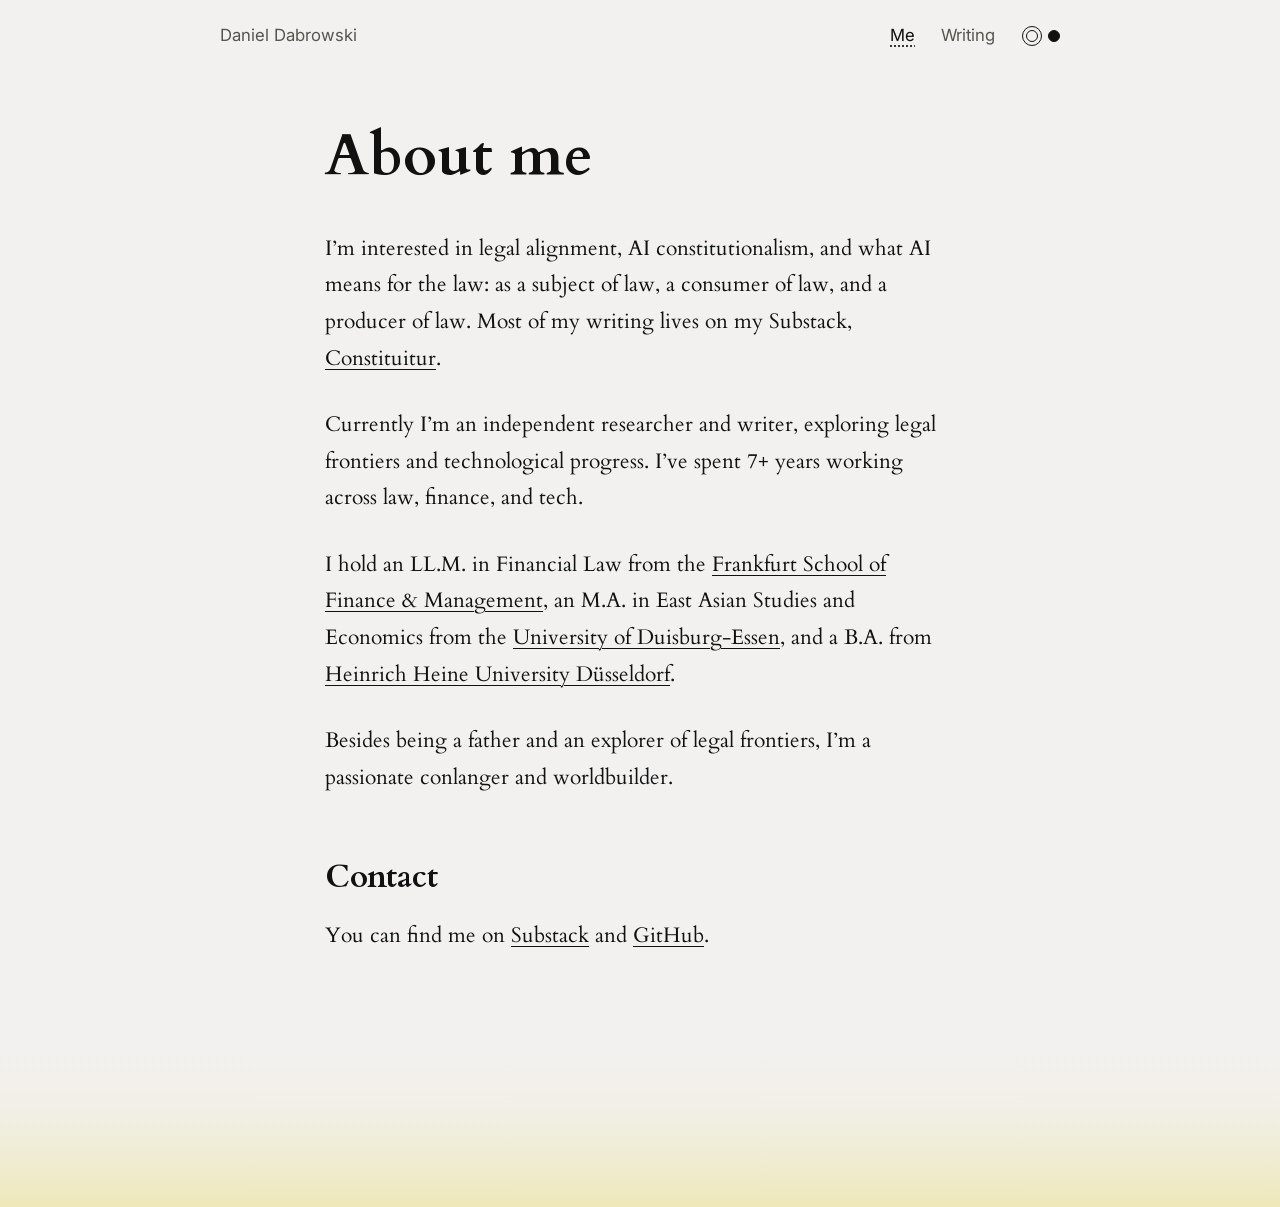
<file: index.html>
<!doctype html>
<html lang="en">
<head>
  <meta charset="utf-8">
  <meta name="viewport" content="width=device-width, initial-scale=1">
  <title>About me · Daniel Dabrowski</title>
  <meta name="description" content="Daniel Dabrowski works on legal alignment and AI constitutionalism.">
  <link rel="stylesheet" href="style.css">
  <script src="theme.js"></script>
</head>
<body>
  <header>
    <a class="name" href="index.html">Daniel Dabrowski</a>
    <nav>
      <a href="index.html" aria-current="page">Me</a>
      <a href="writing.html">Writing</a>
      <span class="theme-dots">
        <button data-theme="light" aria-label="Light mode"></button>
        <button data-theme="dark" aria-label="Dark mode" class="filled"></button>
      </span>
    </nav>
  </header>

  <main>
    <h1>About me</h1>

    <p>I’m interested in legal alignment, AI constitutionalism, and what AI means for the law: as a subject of law, a consumer of law, and a producer of law. Most of my writing lives on my Substack, <a href="https://danieldabrovsky.substack.com">Constituitur</a>.</p>

    <p>Currently I’m an independent researcher and writer, exploring legal frontiers and technological progress. I’ve spent 7+ years working across law, finance, and tech.</p>

    <p>I hold an LL.M. in Financial Law from the <a href="https://www.frankfurt-school.de">Frankfurt School of Finance &amp; Management</a>, an M.A. in East Asian Studies and Economics from the <a href="https://www.uni-due.de">University of Duisburg-Essen</a>, and a B.A. from <a href="https://www.hhu.de">Heinrich Heine University Düsseldorf</a>.</p>

    <p>Besides being a father and an explorer of legal frontiers, I’m a passionate conlanger and worldbuilder.</p>

    <h2>Contact</h2>

    <p>You can find me on <a href="https://danieldabrovsky.substack.com">Substack</a> and <a href="https://github.com/dandabrowski">GitHub</a>.</p>
  </main>

  <footer class="tinted"></footer>
</body>
</html>
</file>
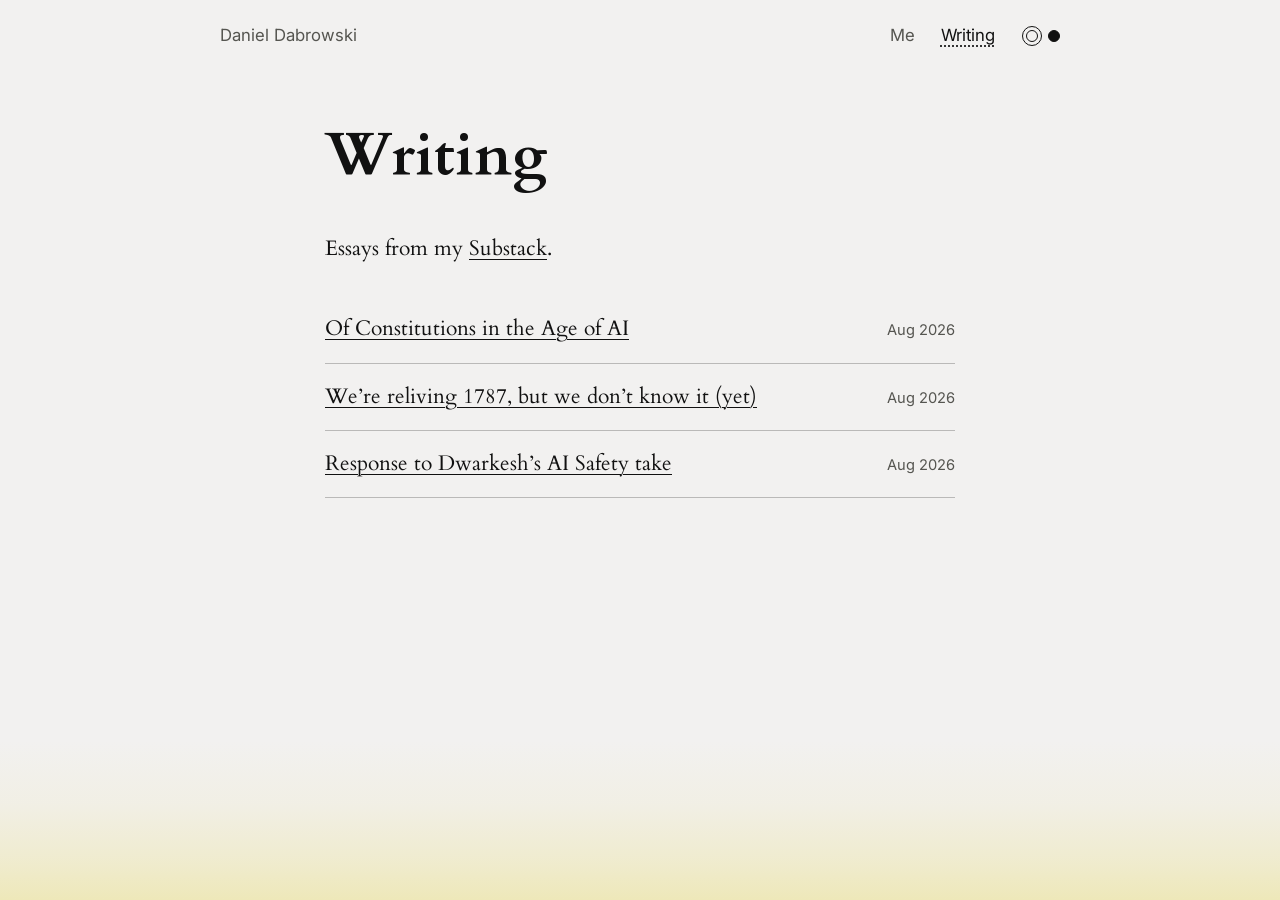
<file: writing.html>
<!doctype html>
<html lang="en">
<head>
  <meta charset="utf-8">
  <meta name="viewport" content="width=device-width, initial-scale=1">
  <title>Writing · Daniel Dabrowski</title>
  <link rel="stylesheet" href="style.css">
  <script src="theme.js"></script>
</head>
<body>
  <header>
    <a class="name" href="index.html">Daniel Dabrowski</a>
    <nav>
      <a href="index.html">Me</a>
      <a href="writing.html" aria-current="page">Writing</a>
      <span class="theme-dots">
        <button data-theme="light" aria-label="Light mode"></button>
        <button data-theme="dark" aria-label="Dark mode" class="filled"></button>
      </span>
    </nav>
  </header>

  <main>
    <h1>Writing</h1>

    <p>Essays from my <a href="https://danieldabrovsky.substack.com">Substack</a>.</p>

    <ul class="posts">
      <li><a href="https://danieldabrovsky.substack.com/p/essay-1-of-constitutions-in-the-age">Of Constitutions in the Age of AI</a><span class="date">Aug 2026</span></li>
      <li><a href="https://danieldabrovsky.substack.com/p/were-reliving-in-1787-but-we-dont">We’re reliving 1787, but we don’t know it (yet)</a><span class="date">Aug 2026</span></li>
      <li><a href="https://danieldabrovsky.substack.com/p/response-to-dwarkeshs-ai-safety-take">Response to Dwarkesh’s AI Safety take</a><span class="date">Aug 2026</span></li>
    </ul>
  </main>

  <footer class="tinted"></footer>
</body>
</html>
</file>
<file: style.css>
/* Font: Cardo is a free stand-in for Bembo Book.
   Once you buy a Bembo Book web license, add its @font-face here
   and put "Bembo Book" first in --serif. */
@import url("https://fonts.googleapis.com/css2?family=Cardo:ital,wght@0,400;0,700;1,400&family=Inter:wght@400;500&display=swap");

:root {
  --serif: "Cardo", "Bembo Book", "Bembo", Garamond, Georgia, serif;
  --sans: "Inter", -apple-system, "Helvetica Neue", Arial, sans-serif;
  --bg: #f2f1f0;
  --text: #111111;
  --heading: #111111;
  --muted: #555550;
  --rule: rgba(17, 17, 17, 0.25);
  --tint: #eee8b9;
}
@media (prefers-color-scheme: dark) {
  :root:not([data-theme="light"]) {
    --bg: #0a233a;
    --text: #d9d9d9;
    --heading: #eeeeee;
    --muted: #a9b0b8;
    --rule: rgba(217, 217, 217, 0.3);
    --tint: #1f4879;
  }
}
:root[data-theme="dark"] {
  --bg: #0a233a;
  --text: #d9d9d9;
  --heading: #eeeeee;
  --muted: #a9b0b8;
  --rule: rgba(217, 217, 217, 0.3);
  --tint: #1f4879;
}

* { box-sizing: border-box; }

html { font-size: 21px; }
@media (max-width: 600px) { html { font-size: 18px; } }

body {
  margin: 0;
  background: var(--bg);
  color: var(--text);
  font-family: var(--serif);
  line-height: 1.75;
  -webkit-font-smoothing: antialiased;
  transition: background 0.2s, color 0.2s;
}

/* Top bar: name left, nav right, in a small sans-serif like Fin's */
header {
  max-width: 42rem;
  margin: 0 auto;
  padding: 1rem 1rem 0;
  display: flex;
  justify-content: space-between;
  align-items: center;
  flex-wrap: wrap;
  gap: 0.5rem 1.5rem;
  font-family: var(--sans);
  font-size: 0.8rem;
}
.name { color: var(--muted); text-decoration: none; }
.name:hover { color: var(--text); }
nav { display: flex; gap: 1.2rem; align-items: center; }
nav a { color: var(--muted); text-decoration: none; }
nav a:hover { color: var(--text); }
nav a[aria-current="page"] {
  color: var(--text);
  text-decoration: underline dotted;
  text-underline-offset: 0.3em;
}

/* Theme dots: hollow = light, filled = dark; ring marks the active one */
.theme-dots { display: flex; align-items: center; gap: 10px; margin-left: 0.3rem; }
.theme-dots button {
  position: relative;
  width: 12px;
  height: 12px;
  padding: 0;
  border-radius: 50%;
  border: 1px solid var(--text);
  background: none;
  cursor: pointer;
}
.theme-dots button.filled { background: var(--text); }
:root[data-theme="dark"] .theme-dots button { background: var(--text); }
:root[data-theme="dark"] .theme-dots button.filled { background: none; }
.theme-dots button.active::before {
  content: "";
  position: absolute;
  width: 18px;
  height: 18px;
  top: 50%;
  left: 50%;
  transform: translate(-50%, -50%);
  border: 1px solid var(--text);
  border-radius: 50%;
}

main {
  max-width: 32rem;
  margin: 0 auto;
  padding: 3.5rem 1rem 2rem;
}

h1 {
  font-weight: 700;
  font-size: 2.8rem;
  line-height: 1.1;
  margin: 0 0 2rem;
  color: var(--heading);
}
h2 {
  font-weight: 700;
  font-size: 1.5rem;
  line-height: 1.2;
  margin: 3rem 0 1rem;
  color: var(--heading);
}
p { margin: 0 0 1.4rem; }

/* Links in the text colour, underlined */
a { color: inherit; text-underline-offset: 0.18em; text-decoration-thickness: 1px; }
a:hover { color: var(--heading); }

ul.posts { list-style: none; padding: 0; margin: 0; }
ul.posts li {
  display: flex;
  justify-content: space-between;
  align-items: baseline;
  gap: 1rem;
  padding: 0.7rem 0;
  border-bottom: 1px solid var(--rule);
}
ul.posts .date {
  color: var(--muted);
  font-family: var(--sans);
  font-size: 0.7rem;
  white-space: nowrap;
}

/* Footer fades into a tint, like Pax Machina's */
footer.tinted {
  height: 160px;
  margin-top: 1rem;
  background: linear-gradient(to bottom,
    color-mix(in srgb, var(--tint) 0%, transparent) 0%,
    color-mix(in srgb, var(--tint) 20%, transparent) 40%,
    color-mix(in srgb, var(--tint) 60%, transparent) 75%,
    var(--tint) 100%);
}

/* Keep the tinted footer at the bottom of the window on short pages */
body { display: flex; flex-direction: column; min-height: 100vh; }
header, main { width: 100%; }
main { flex: 1; }
</file>
